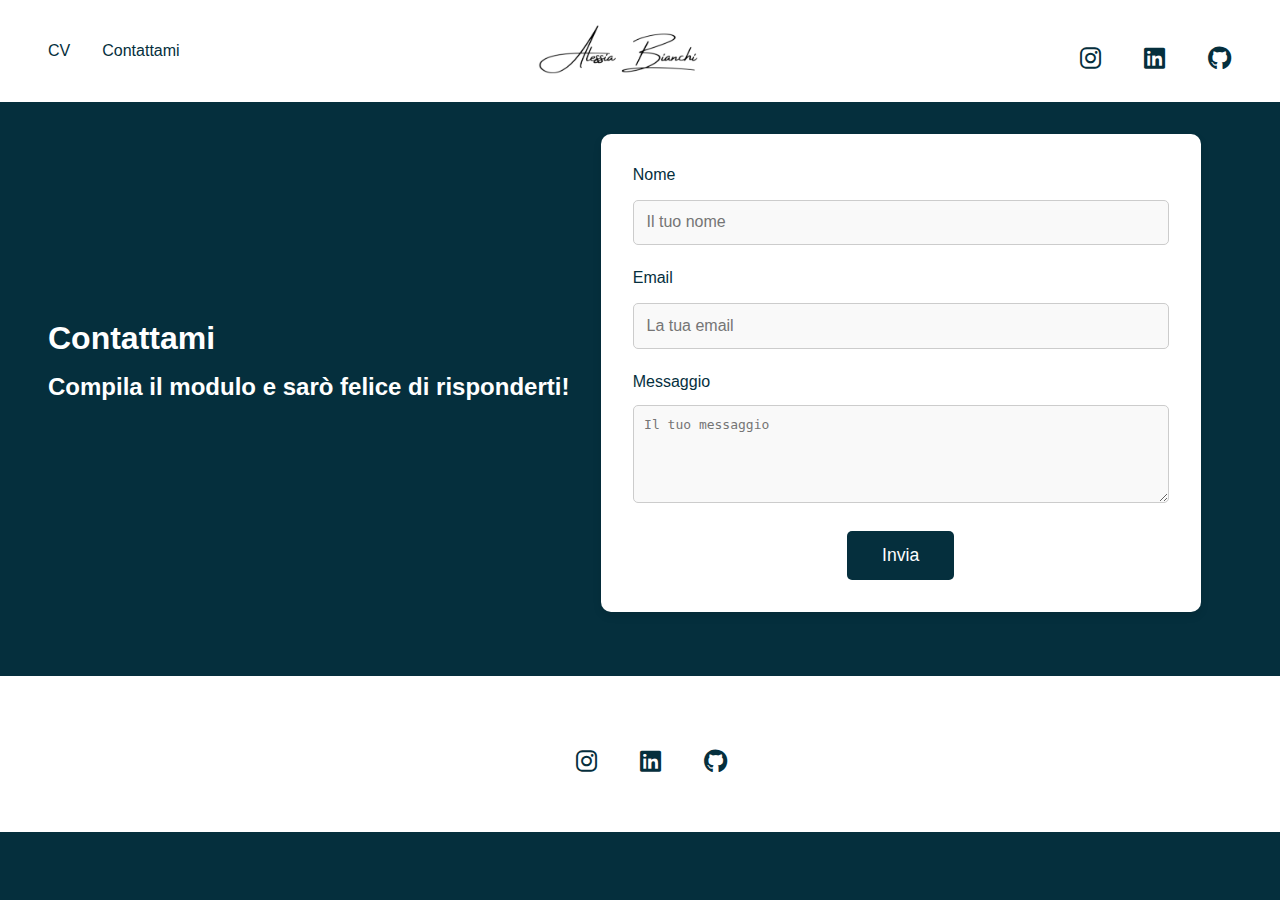
<file: contattami/index.html>
<!DOCTYPE html>
<html lang="it">

<head>
    <meta charset="UTF-8">
    <meta name="viewport" content="width=device-width, initial-scale=1.0">
    <link rel="stylesheet" href="../assets/index.css">
    <link rel="stylesheet" href="https://cdnjs.cloudflare.com/ajax/libs/font-awesome/6.0.0-beta3/css/all.min.css">
    <link href="https://fonts.googleapis.com/css2?family=Dancing+Script:wght@400;700&display=swap" rel="stylesheet">
    <link rel="icon" type="image/png" href="assets/img/Alessia Bianchi2.png" />
    <title>Portfolio di Alessia</title>
</head>

<body>

    <script type="text/javascript" src="https://cdn.emailjs.com/dist/email.min.js"></script>

    <header>


        <nav class="nav">
            <a href="../cv/index.html">CV</a>
            <a href="index.html">Contattami</a>
        </nav>

        <a href="../index.html">
            <img src="../assets/img/Alessia Bianchi.png" alt="Logo del sito" class="logo">
        </a>

        <input type="checkbox" id="menu-toggle" class="menu-toggle">
        <label for="menu-toggle" class="burger">&#9776;</label>


        <div class="nav-mobile">
            <nav class="nav2">
                <a href="../cv/index.html" class="nav-link text-dark">CV</a>
                <a href="index.html" class="nav-link text-dark">Contattami</a>

                <div class="socialburger">
                    <a href="https://www.instagram.com/alebia23/?hl=it" target="_blank" class="text-dark me-2"><i
                            class="fab fa-instagram"></i></a>
                    <a href="https://www.linkedin.com/in/alessiabianchi1994/" target="_blank" class="text-dark me-2"><i
                            class="fab fa-linkedin"></i></a>
                    <a href="https://github.com/Alebia" target="_blank" class="text-dark me-2"><i
                            class="fab fa-github"></i></a>
                </div>
            </nav>
        </div>


        <div class="social-icons">
            <a href="https://www.instagram.com/alebia23/?hl=it" target="_blank"><i class="fab fa-instagram"></i></a>
            <a href="https://www.linkedin.com/in/alessiabianchi1994/" target="_blank"><i
                    class="fab fa-linkedin"></i></a>
            <a href="https://github.com/Alebia" target="_blank"><i class="fab fa-github"></i></a>
        </div>



    </header>

    <main>
        <section class="intro">
            <div class="text-content">
                <h1>Contattami</h1>
                <h2>Compila il modulo e sarò felice di risponderti!</h2>
            </div>

            <form id="contact-form" action="#" method="post" class="contact-form">
                <div class="form-group">
                    <label for="name">Nome</label>
                    <input type="text" id="name" name="name" placeholder="Il tuo nome" required>
                </div>

                <div class="form-group">
                    <label for="email">Email</label>
                    <input type="email" id="email" name="email" placeholder="La tua email" required>
                </div>

                <div class="form-group">
                    <label for="message">Messaggio</label>
                    <textarea id="message" name="message" rows="5" placeholder="Il tuo messaggio" required></textarea>
                </div>

                <button type="submit" class="submit-btn">Invia</button>
            </form>
        </section>
        </section>
    </main>


    <footer>

        <div class="social-icons">
            <a href="https://www.instagram.com/alebia23/?hl=it" target="_blank"><i class="fab fa-instagram"></i></a>
            <a href="https://www.linkedin.com/in/alessiabianchi1994/" target="_blank"><i
                    class="fab fa-linkedin"></i></a>
            <a href="https://github.com/Alebia" target="_blank"><i class="fab fa-github"></i></a>
        </div>

        <div class="social-iconsfooter">
            <a href="https://www.instagram.com/alebia23/?hl=it" target="_blank" class="text-dark me-2"><i
                    class="fab fa-instagram"></i></a>
            <a href="https://www.linkedin.com/in/alessiabianchi1994/" target="_blank" class="text-dark me-2"><i
                    class="fab fa-linkedin"></i></a>
            <a href="https://github.com/Alebia" target="_blank" class="text-dark me-2"><i class="fab fa-github"></i></a>
        </div>
    </footer>


    <script type="text/javascript" src="https://cdn.emailjs.com/dist/email.min.js"></script>

    <script type="text/javascript">
        (function () {
            emailjs.init("GAlvOuUBfuRbzPQug");
        })();
    </script>

    <script type="text/javascript">
        document.getElementById('contact-form').addEventListener('submit', function (event) {
            event.preventDefault();

            var form = event.target;

            emailjs.sendForm('service_8tpfx5j', 'template_57zwhcs', form)
                .then(function (response) {
                    console.log('Successo:', response);
                    alert("Il tuo messaggio è stato inviato con successo!");
                }, function (error) {
                    console.error('Errore:', error);
                    alert("C'è stato un errore nell'invio del messaggio. Riprova.");
                });
        });
    </script>


</body>

</html>
</file>
<file: assets/index.css>
* {
  box-sizing: border-box;
  margin: 0;
  padding: 0;
}

body {
  font-family: Arial, sans-serif;
  background-color: #052f3d;
  color: white;
}

header {
  display: flex;
  justify-content: space-between;
  align-items: center;
  background-color: white;
  padding: 0.3em 3em;
}

main {
  display: flex;
  flex-direction: column;
  align-items: center;
  margin-left: 3em;
  margin-right: 3em;
  transition: margin-top 0.3s ease;
}

.box-container {
  display: flex;
  justify-content:center;
  gap: 20px;
  flex-wrap: wrap;
  padding: 2em 0em;
}

.box-container2 {
  width: auto;
  display: flex;
  justify-content: space-between;
  flex-wrap: wrap;
  padding: 0em 0em;
}

/* Box singoli */
.box {
  background-color: #063f5271;
  padding: 2em;
  border-radius: 10px;
  box-shadow: 0 4px 8px rgba(0, 0, 0, 0.1);
  width: calc(33.33% - 20px);
  position: relative;
  text-align: center;
}

/* Titolo del box */
.box h3 {
  font-size: 1.5em;
  color: #052f3d;
  margin-bottom: 10px;
}


/* Griglia per le immagini */
.projects {
  display: grid;
  grid-template-columns: repeat(2, 1fr);
  gap: 10px;
  margin-top: 20px;
}

/* Immagini del progetto */
.project img {
  width: 100%;
  height: 100%;
  border-radius: 8px;
  transition: transform 0.3s ease;
  box-shadow: 0 4px 8px rgba(160, 162, 162, 0.184);
}

.project img:hover {
  transform: scale(1.1);
}

.modal {
  display: none;
  position: fixed;
  z-index: 1;
  left: 0;
  top: 0;
  width: 100%;
  height: 100%;
  background-color: rgba(0, 0, 0, 0.7);
  backdrop-filter: blur(5px);
  overflow: auto;
}

.modal-content {
  position: relative;
  margin: 5% auto;
  padding: 4em;
  background-color: white;
  border-radius: 10px;
  width: 80%;
  max-width: 600px;
  text-align: center;
}

.modal-content p {
  position: relative;
  margin: 15% auto;
  padding: 20px;
  color: #052f3d;
  border-radius: 10px;
  width: 80%;
  max-width: 600px;
  text-align: center;
}


.modal-img {
  width: 100%;
  height: auto;
  border-radius: 8px;
  transition: transform 0.3s ease;
  box-shadow: 0 10px 8px rgba(0, 0, 0, 0.1);
}

.modal-img:hover {
  transform: scale(1.1);
  transition: transform 0.3s ease;
}

.modal-desc {
  margin-top: 10px;
  font-size: 1.2em;
}

.close-btn {
  position: absolute;
  top: 10px;
  right: 10px;
  font-size: 2em;
  color: #052f3d;
  cursor: pointer;
  background: none;
  border: none;
}

.modal:target {
  display: block;
}



/* Media query per schermi piccoli */
@media (max-width: 768px) {
  .box {
    width: calc(50% - 10px);
  }

  .projects {
    grid-template-columns: repeat(1, 1fr);
  }

  .modal-content p {
    position: relative;
    margin: 15% auto;
    padding: 0px;
    color: #052f3d;
    border-radius: 10px;
    width: 100%;
    max-width: 700px;
    text-align: center;
  }

  .modal-content {
    position: relative;
    margin: 5% auto;
    padding: 2em;
    background-color: white;
    border-radius: 10px;
    width: 80%;
    max-width: 600px;
    text-align: center;
  }
}


.intro {
  display: flex;
  align-items: center;
  justify-content: space-between;
  width: 100%;
  margin-bottom: 2em;
}

.intro p {

  margin-top: 2em;
}

.logo {
  width: 10em;
}


.aboutme {
  display: flex;
  flex-direction: column;
  width: 40em;
  align-items: center;
  gap: 3em;
  text-align: center;
}

.text-content {
  max-width: 50%;
}

h1 {
  font-size: 2em;
  margin-bottom: 0.5em;
}

h2 {
  font-size: 1.5em;
}

.text-content {
  margin-bottom: 1.5em;
}



.profile-pic {
  width: 50em;
  height: 35em;
  background-image: linear-gradient(to right, #052f3d 0%, rgba(255, 255, 255, 0) 100%), url('../assets/img/fotoprofilo.jpg');
  background-size: cover;
  background-position: center;
  opacity: 0.95;
  background-clip: content-box;
  position: relative;
  flex-shrink: 0;
  margin-right: -3em;
}

.nav {
  display: flex;
  gap: 2em;
  margin: 0em 0em;
}

.nav a {
  text-decoration: none;
  color: #052f3d;
  display: flex;
  flex-direction: column;
  align-items: center;
}

.nav a:hover {
  color: #e4ba86;
  transition: color 0.3s;
}


.social-icons a {
  width: 2em;
  padding: 1em;
  color: #052f3d;
  transition: color 0.3s;
}

.social-icons a:hover {
  color: #e4ba86;
  transition: color 0.3s;
}


.social-iconsfooter {
  display: none;
}

.clickable-container {
  display: flex;
  justify-content: center;
  position: sticky;
  margin-top: 3%;
  margin-bottom: 2%;
  flex-direction: row;
  gap: 10em;
}


.clickable-section1,
.clickable-section2,
.clickable-section3 {
  background-color: #f0f4f800;
  color: #ffffff;
  padding: 2% 3% 10% 3%;
  text-align: center;
  transition: background-color 0.3s;
  text-decoration: none;
  position: relative;
  z-index: 3;
  max-height: fit-content;
  width: 15em;
  transition: transform 0.3s;
  opacity: 0.8;
}


.burger {
  display: none;
  cursor: pointer;
  font-size: 1.5em;
}


footer {
  text-align: center;
  padding: 2em 0;
  background-color: white;
}


@media (max-width: 768px) {
  .nav {
    display: none;
    flex-direction: column;
    position: absolute;
    top: 60px;
    right: 0;
    background-color: white;
    width: 100%;
    padding: 1em;
  }

  .nav a {
    text-decoration: none;
    color: #052f3d;
  }


  .burger {
    display: block;
    color: #052f3d;
  }

  .boxes {
    flex-direction: column;
    align-items: center;
  }

  .intro h1 {
    flex-direction: column;
    align-items: center;
    width: 10em;
  }

  .intro h2 {
    display:flex ;
    flex-direction: column;
    justify-content: center;
    width: 12em;
  }

  .clickable-container {
    flex-direction: column;
    align-items: center;
    width: 20em;
  }

  .custom-font {
    font-size: smaller;
  }

  header {
    padding: 0%;
  }

  footer {
    text-align: center;
    padding: 2em 0;
    background-color: white;
  }
  
}


.menu-toggle,
.toggle {
  display: none;
}

.menu-toggle:checked+.burger+.nav {
  display: flex;
  margin-top: 1em;
  border-bottom-left-radius: 15%;
  border-bottom-right-radius: 15%;
}



/* Stile generico del modulo */
.contact-form {
  background-color: #fff;
  padding: 2em;
  border-radius: 10px;
  box-shadow: 0 4px 8px rgba(0, 0, 0, 0.1);
  max-width: 600px;
  width: 100%;
  margin: 2em auto;
  text-align: center;
}

.contact-form h2 {
  font-size: 2em;
  color: #052f3d;
  margin-bottom: 1em;
}

.contact-form .form-group {
  margin-bottom: 1.5em;
  text-align: left;
}

.contact-form label {
  display: block;
  font-size: 1em;
  color: #052f3d;
  margin-bottom: 0.5em;
}

.contact-form input,
.contact-form textarea {
  width: 100%;
  padding: 0.8em;
  margin-top: 0.5em;
  border: 1px solid #ccc;
  border-radius: 5px;
  background-color: #f9f9f9;
  font-size: 1em;
  color: #052f3d;
}

.contact-form input:focus,
.contact-form textarea:focus {
  outline: none;
  border-color: #052f3d;
  box-shadow: 0 0 5px rgba(5, 47, 61, 0.3);
}

.contact-form textarea {
  resize: vertical;
}

.submit-btn {
  background-color: #052f3d;
  color: white;
  padding: 0.8em 2em;
  border: none;
  border-radius: 5px;
  font-size: 1.1em;
  cursor: pointer;
  transition: background-color 0.3s;
}

.submit-btn:hover {
  background-color: #052f3d;
}


/* Mostra il menu a tendina (burger) quando il checkbox è selezionato */
.menu-toggle:checked+.burger+.nav-mobile {
  display: flex;
  flex-direction: column;
  align-items: center;
  background-color: white;
  padding: 1em;
  position: absolute;
  top: 60px;
  right: 0;
  width: 100%;
  z-index: 10;
  border-bottom-left-radius: 15%;
  border-bottom-right-radius: 15%;
}

.nav-mobile {
  display: none;
}


.nav-mobile .nav2 a {
  text-decoration: none;
  color: #052f3d;
  padding: 1em;
  font-size: 1.2em;
  text-align: center;
  width: 100%;
  border-bottom: 1px solid #ccc;
}

.nav-mobile .nav2 a:hover {
  color: #e4ba86;
}


.social-icons {
  display: flex;
  justify-content: center;
  gap: 1em;
  padding-top: 1em;
}

.social-icons a {
  width: 2em;
  padding: 1em;
  color: #052f3d;
  font-size: 1.5em;
}

.social-icons a:hover {
  color: #e4ba86;
}



@media (max-width: 768px) {
  .contact-form {
    padding: 1.5em;
  }

  .contact-form h1 {
    font-size: 2em;
  }

  .contact-form .form-group {
    margin-bottom: 1.2em;
  }

  .submit-btn {
    padding: 0.7em 1.8em;
    font-size: 1em;
  }

  header {
    padding: 0.3em 1em;
    justify-content: space-between;
  }

  .logo {
    width: 10em;
  }

  .burger {
    display: block;
    font-size: 2em;
    color: #052f3d;
    cursor: pointer;
  }


  .menu-toggle:checked+.burger+.nav-mobile {
    display: flex;

  }

  .social-icons {
    display: none;
  }

  .socialburger {

    display: flex;
    flex-direction: row;
    align-items: center;
    justify-content: center;
  }

  .socialburger a {
    padding: 2em;
  }


  .social-iconsfooter {
    display: flex;
    justify-content: center;
    gap: 1em;
    color: #052f3d;
  }

  .nav-mobile .nav2 {
    display: flex;
    flex-direction: column;
    width: 100%;
  }

  .nav-mobile {
    display: none;
  }

  .nav {
    display: none;
    flex-direction: column;
    position: absolute;
    top: 2.5em;
    right: 0;
    background-color: white;
    width: 100%;
  }

  .burger {
    display: block;
    color: #052f3d;
  }

  .menu-toggle:checked+.burger+.nav2 {
    display: flex;
    margin-top: 1em;
    border-bottom-left-radius: 15%;
    border-bottom-right-radius: 15%;
    flex-direction: column;
    position: absolute;
    top: 2.5em;
    right: 0;
    background-color: white;
    width: 100%;

  }

  .box {
    width: calc(100% - 10px);
    padding: 1.5em;

  }

  .projects {
    grid-template-columns: repeat(1, 1fr);
  }

  .profile-pic {
    width:20em;
    height: 10em;
    background-size: cover;
    background-position: center;
    margin-right: 1em;
    margin-left: 1em;
    border-radius: 10%;
    position: relative;
  }


  h1 {
    font-size: 1.8em;
    margin-bottom: 0.5em;
    margin-top: 1em;
  }

  h2 {
    font-size: 1.3em;
  }

  .intro {
    display: flex;
    flex-direction: column;
    align-items: center;
    text-align: center;
    margin-bottom: 1em;
  }

  .intro h1 {
    width: auto;
  }

  .intro h2 {
    width: auto;
  }


  .text-content {
    max-width: 90%;
    text-align: center;
  }

  .clickable-container {
    flex-direction: column;
    align-items: center;
    width: 100%;
  }

  .clickable-section1 {
    max-width: 100%;
    width: 100%;
    padding: 10% 3%;
  }

  .project img {
    width: 100%;
    height: auto;
    border-radius: 8px;
  }

  .more-btn {
    font-size: 1em;
    padding: 0.8em 1.8em;
  }

  footer {
    text-align: center;
    padding: 2em 1em;
  }
ù
  .modal-img {
    width: 100%;
    height: auto;
  }

  .contact-form {
    padding: 1.5em;
    width: 100%;
  }

  .contact-form h2 {
    font-size: 1.8em;
    margin-bottom: 1em;
  }

  .contact-form input,
  .contact-form textarea {
    width: 100%;
    padding: 0.8em;
    margin-top: 0.5em;
    font-size: 1em;
  }

  .submit-btn {
    padding: 0.7em 1.8em;
    font-size: 1em;
  }
}


/*cv*/
.container {
  display: flex;
  flex-direction: column;
  max-width: 120em;
  margin: 3em 3EM;
  padding: 2em 3em;
  background-color: #063f5271;
  border-radius: 10px;
  box-shadow: 0 4px 8px rgba(0, 0, 0, 0.1);
}

.container h1,
.container h2 {
  color: #ffffff;
  border-radius: 30px;
  text-align: center;
}

.container h6 {
  color: #ffffff99;
}

.container .col-md-8 p {
  color: #ffffffcc;
  max-width: 20em;
  margin: 0 auto 1em auto;
}

.container ul {
  list-style: none;
  padding-left: 0;
}

.container ul li {
  margin-bottom: 1em;
  font-size: 1.1em;
  color: #f9f9f9;
}

.container a {
  color: #e4ba86;
  text-decoration: none;
}

.container a:hover {
  color: #ccc;
  text-decoration: underline;
}

.container .row {
  display: flex;
  gap: 2em;
  flex-wrap: wrap;
  justify-content: space-between;
}

.container .col-md-4 ul {
  margin-bottom: 3em;
  margin-top: 2em;
}

.container .col-md-4 li {

  margin-top: 1em;
}

.progress-container {
  width: 100%;
  height: 10px;
  background-color: #e0e0e0;
  border-radius: 15px;
  overflow: hidden;
}

.progress-bar {
  height: 100%;
  background-color: #ce944e;
  transition: width 0.3s ease;
}


.container .col-md-4,
.container .col-md-8 {
  flex: 1;
  min-width: 280px;
  margin-top: 2em;
}

.container .col-md-4 {
  background-color: #063f5271;
  padding: 2em;
  border-radius: 10px;
  box-shadow: 0 4px 8px rgba(0, 0, 0, 0.1);
}

.container .col-md-8 {
  padding: 2em;
}

.container .col-md-8 h2 {
  background-color: #ccccccd3;
  margin-bottom: 1.5em;
  color: #052f3d;
}

.container .col-md-4 h2 {
  background-color: #ccccccd3;
  margin-bottom: 1.5em;
  color: #052f3d;
}

.container .col-md-8 .mb-4 {
  margin-bottom: 1em;
  padding-bottom: 1em;
  border-bottom: 0.05em solid #cccccc70;
}

.container .col-md-8 .mb-4 h6 {
  margin-bottom: 3.5em;
}

.container .mb-4 h5 {
  margin-bottom: 3.5em;
  color: #ce944ebe;
}

@media (max-width: 768px) {
  .container {
    padding: 1.5em;
  }

  .container .row {
    flex-direction: column;
  }

  .container .col-md-4,
  .container .col-md-8 {
    flex: none;
    width: 100%;
    margin-bottom: 2em;
  }
}


.container .profile-pic2 {
  width: auto;
  height: 10em;
  background-image: url('img/fotoprofilo.jpg');
  background-size: cover;
  background-position: center;
  opacity: 0.85;
  background-clip: padding-box;
  position: relative;
  display: flex;
  align-items: center;
  z-index: -1;
}
</file>
